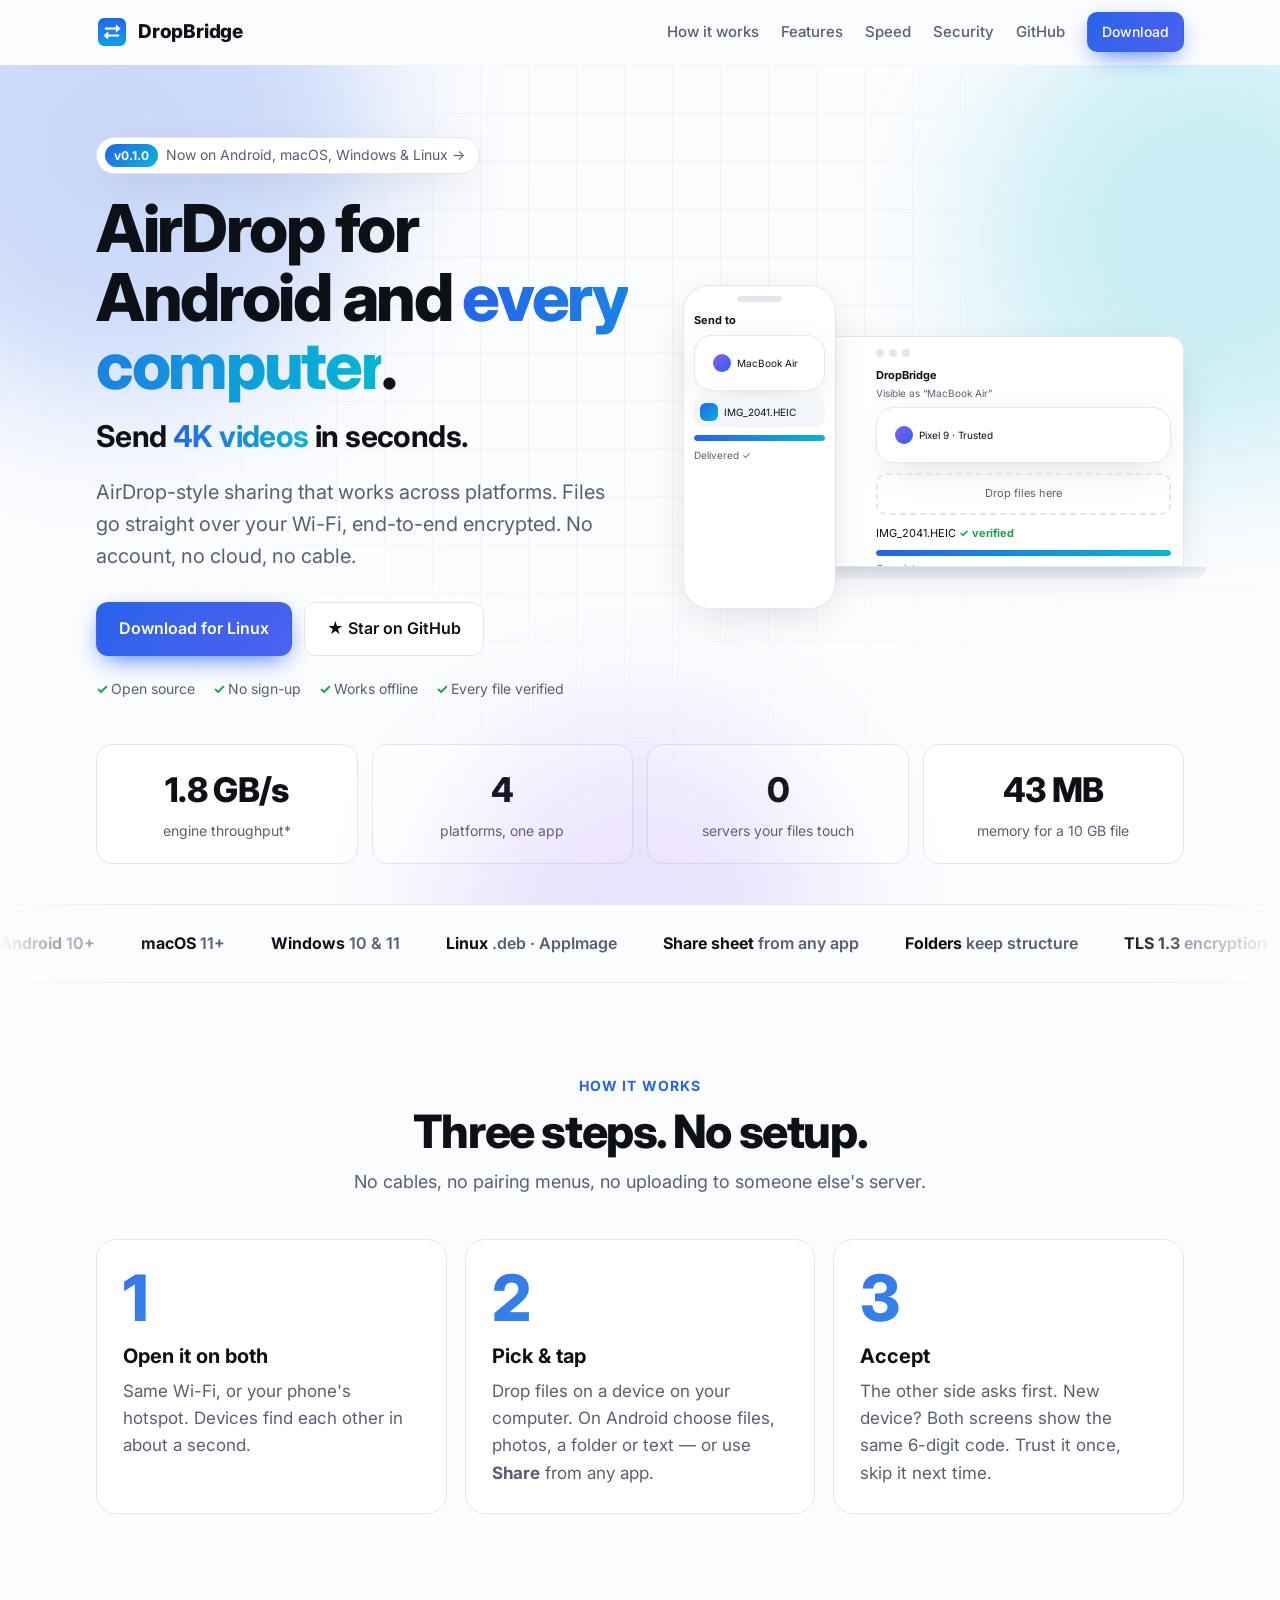
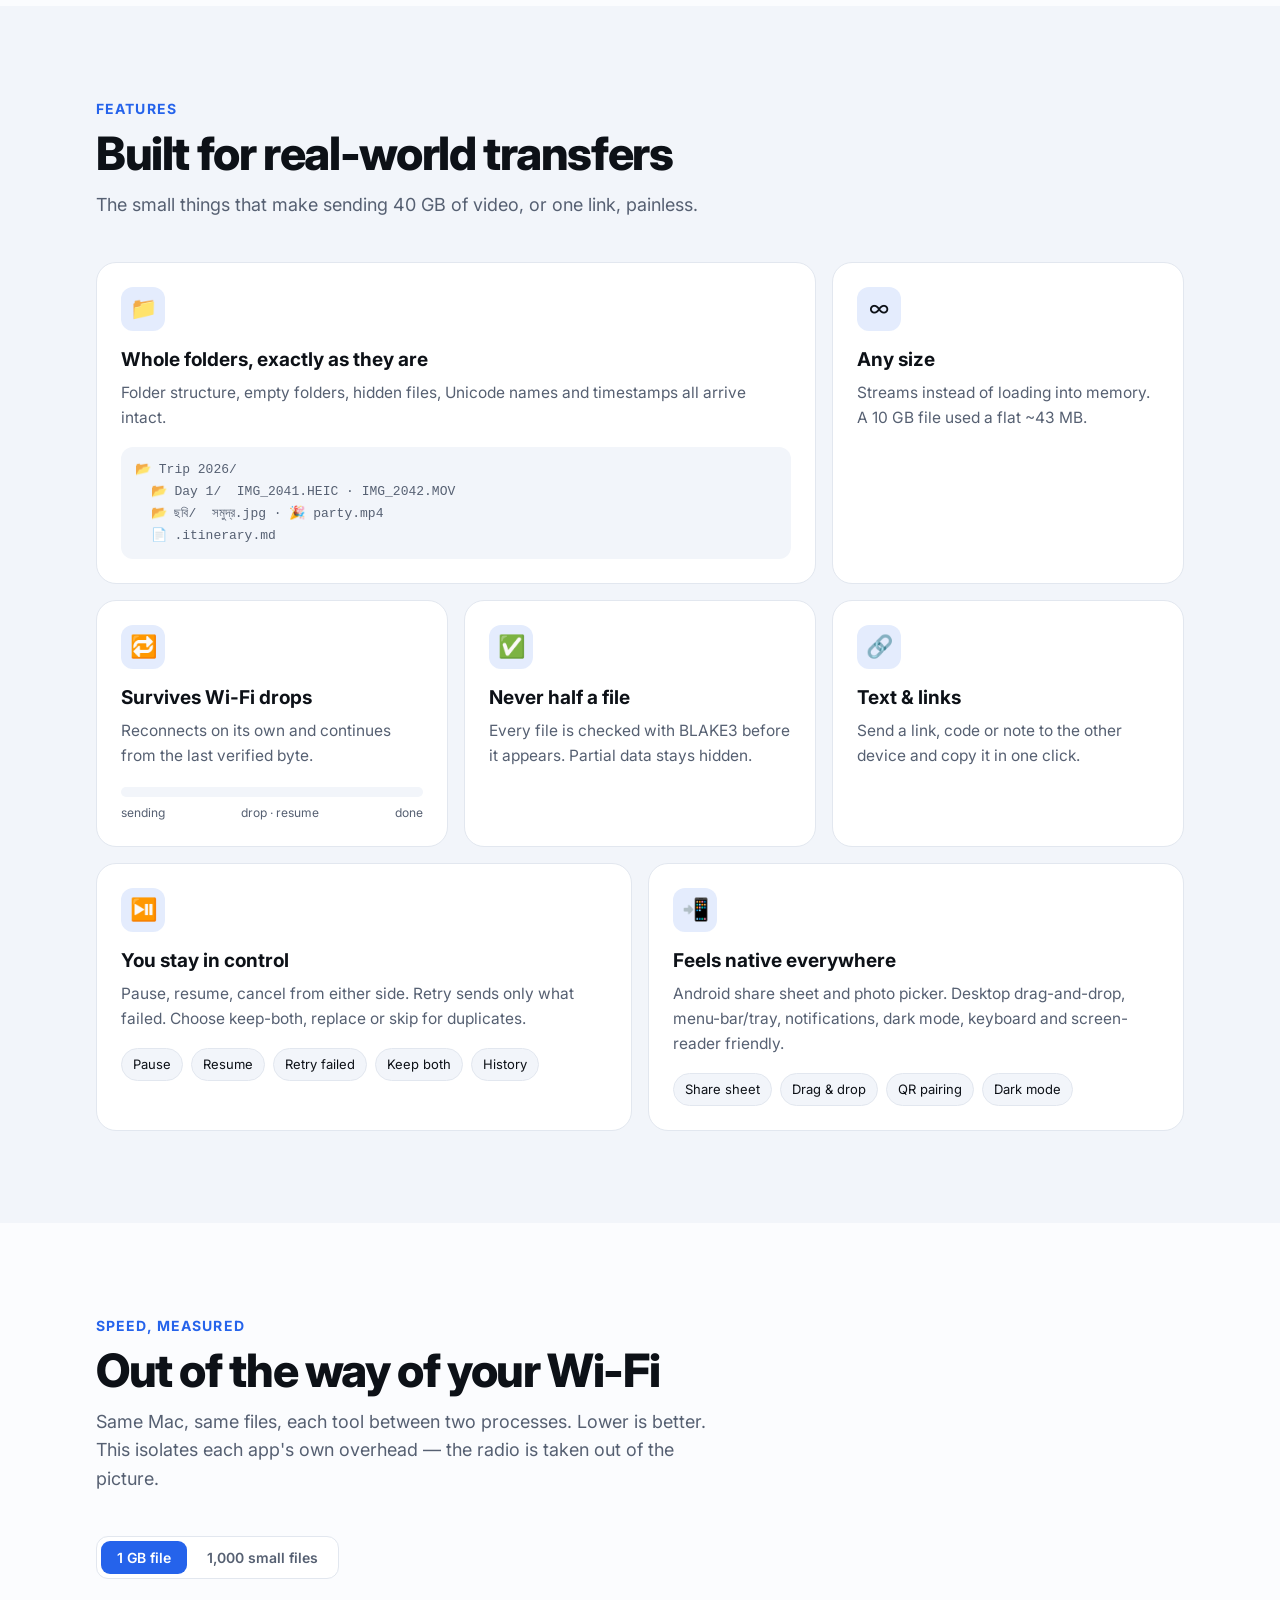
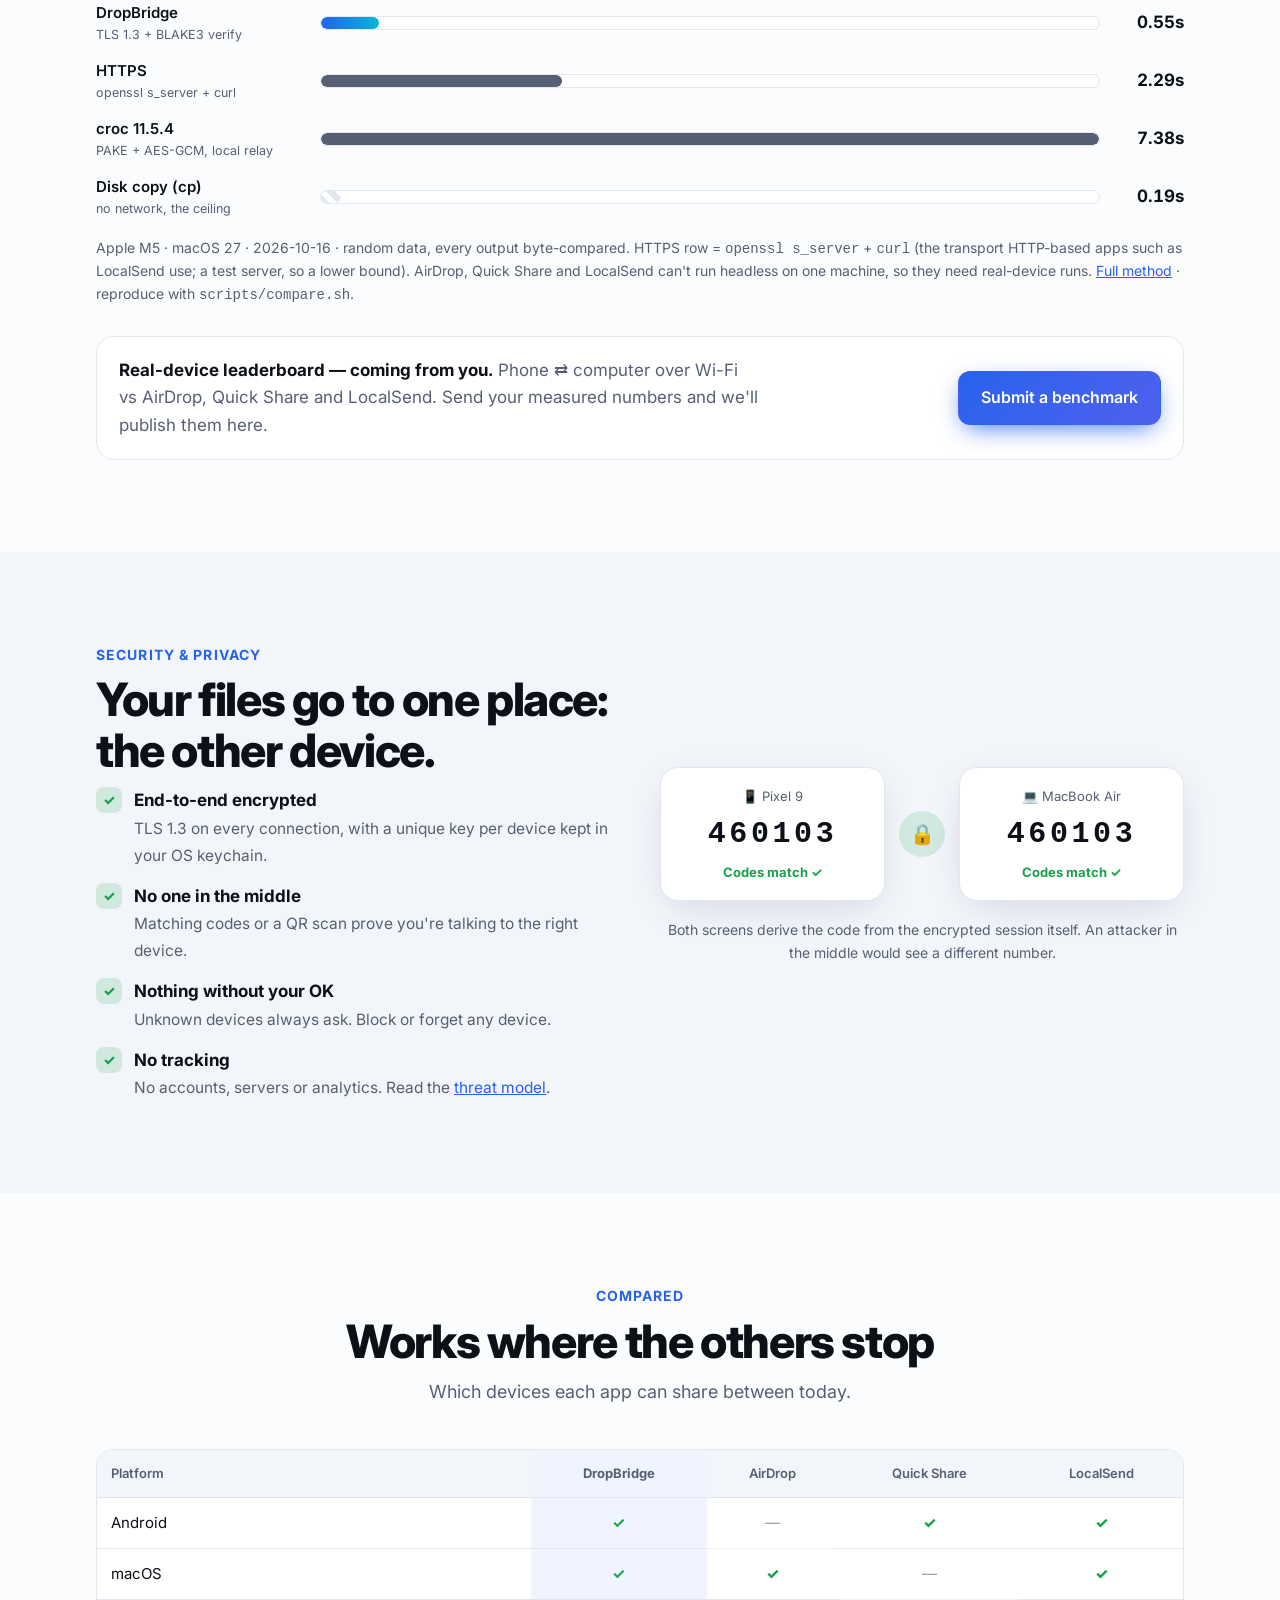
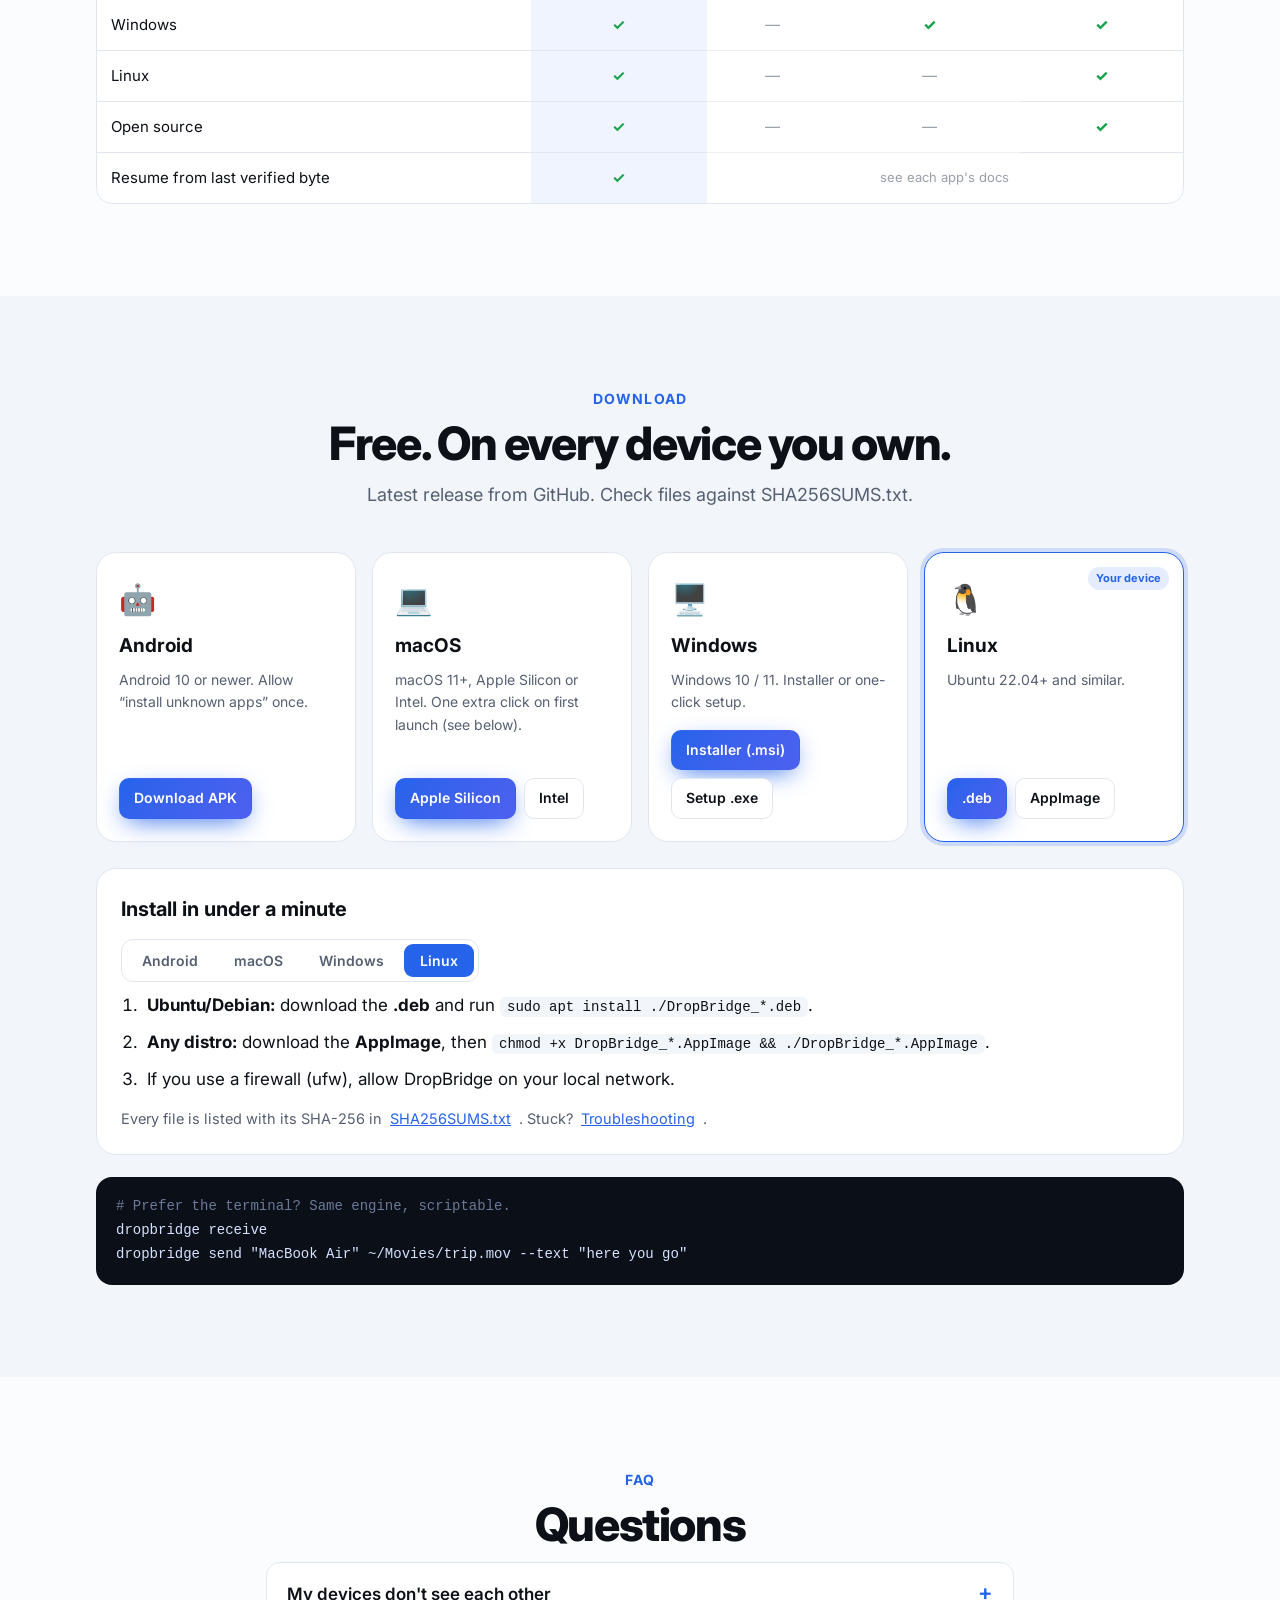
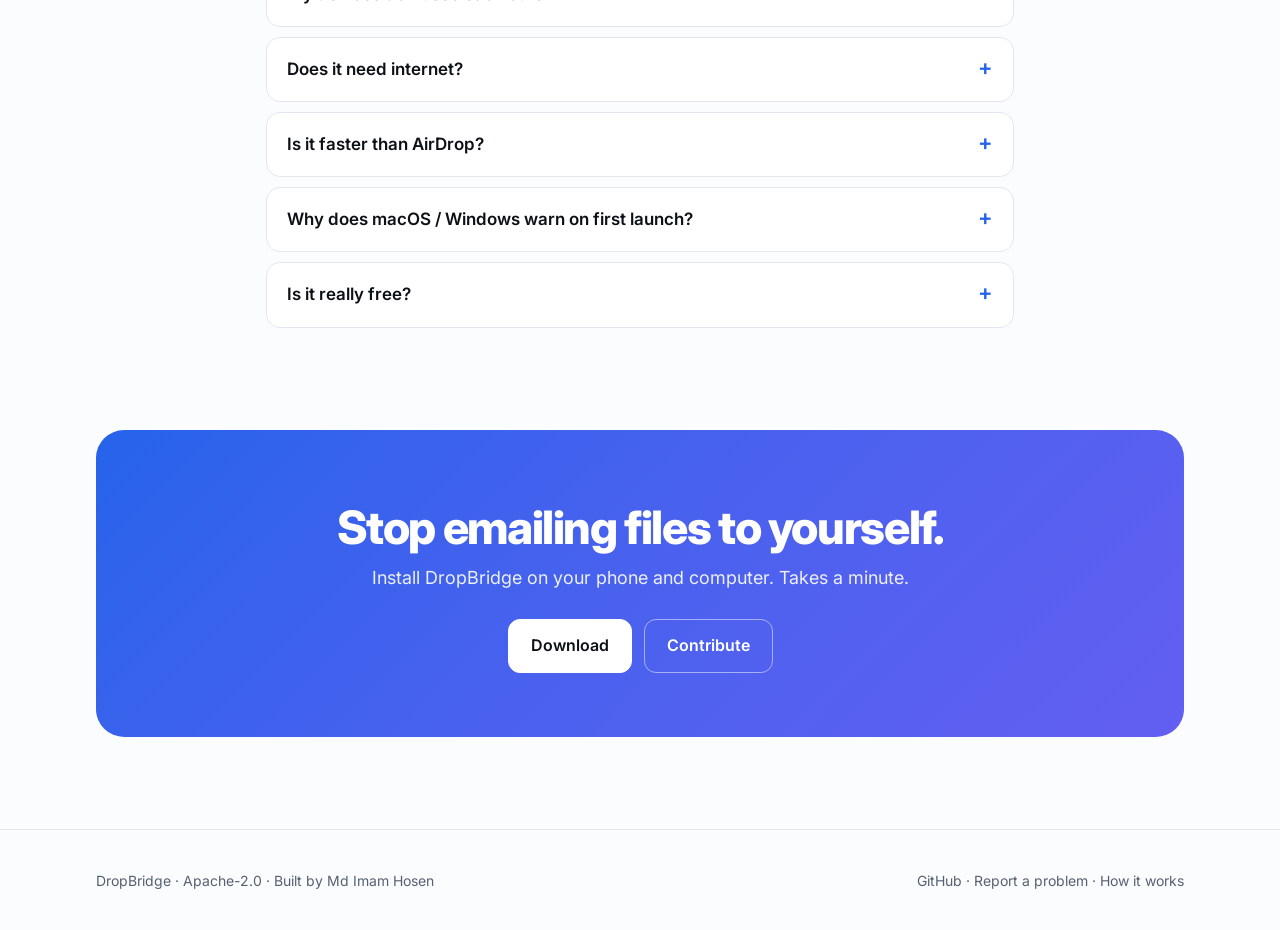
<file: site/index.html>
<!doctype html>
<html lang="en">
<head>
<meta charset="utf-8" />
<meta name="viewport" content="width=device-width, initial-scale=1" />
<title>DropBridge — AirDrop for Android and every computer</title>
<meta name="description" content="Send photos, videos, folders, huge files and text between Android, macOS, Windows and Linux. Direct over Wi-Fi, end-to-end encrypted, no account, no cloud. Free and open source." />
<meta property="og:title" content="DropBridge — AirDrop for Android and every computer" />
<meta property="og:description" content="Direct, encrypted file sharing between your phone and your computer. No account, no cloud." />
<meta property="og:image" content="icon.png" />
<meta name="theme-color" content="#2563eb" />
<link rel="icon" href="icon.png" />
<link rel="preconnect" href="https://fonts.googleapis.com" />
<link rel="preconnect" href="https://fonts.gstatic.com" crossorigin />
<link href="https://fonts.googleapis.com/css2?family=Inter:wght@400;500;600;700;800&display=swap" rel="stylesheet" />
<style>
:root {
  --bg: #fbfcfe; --bg2: #f2f5fa; --card: #ffffff; --text: #0d1117; --muted: #566072; --line: #e2e7ef;
  --accent: #2563eb; --accent2: #06b6d4; --accent3: #8b5cf6; --ink: #ffffff; --ok: #16a34a; --warn: #d97706;
  --glow: rgba(37, 99, 235, .18); --shadow: 0 10px 40px -12px rgba(16, 24, 40, .18);
}
@media (prefers-color-scheme: dark) {
  :root:not([data-theme="light"]) {
    --bg: #080a0f; --bg2: #0e121a; --card: #121722; --text: #eef1f6; --muted: #9aa4b5; --line: #222a37;
    --accent: #5b8cff; --accent2: #22d3ee; --accent3: #a78bfa; --ink: #070a10; --ok: #4ade80; --warn: #fbbf24;
    --glow: rgba(91, 140, 255, .22); --shadow: 0 10px 40px -12px rgba(0, 0, 0, .6);
  }
}
* { box-sizing: border-box; }
html { scroll-behavior: smooth; }
body { margin: 0; background: var(--bg); color: var(--text); font: 17px/1.6 Inter, -apple-system, BlinkMacSystemFont, "Segoe UI", Roboto, sans-serif; overflow-x: hidden; -webkit-font-smoothing: antialiased; }
a { color: var(--accent); }
img { max-width: 100%; }
.wrap { max-width: 1120px; margin: 0 auto; padding: 0 16px; }
.sr-only { position: absolute; width: 1px; height: 1px; overflow: hidden; clip: rect(0 0 0 0); }
:focus-visible { outline: 3px solid var(--accent2); outline-offset: 3px; border-radius: 6px; }

/* nav */
.nav { position: sticky; top: 0; z-index: 50; backdrop-filter: saturate(1.6) blur(14px); -webkit-backdrop-filter: saturate(1.6) blur(14px); background: color-mix(in srgb, var(--bg) 72%, transparent); border-bottom: 1px solid transparent; transition: border-color .3s; }
.nav.scrolled { border-bottom-color: var(--line); }
.nav .wrap { display: flex; justify-content: space-between; align-items: center; height: 64px; }
.brand { display: flex; align-items: center; gap: 10px; font-weight: 800; font-size: 19px; color: var(--text); text-decoration: none; letter-spacing: -.01em; }
.links { display: flex; gap: 22px; align-items: center; font-size: 15px; }
.links a { color: var(--muted); text-decoration: none; font-weight: 500; }
.links a:hover { color: var(--text); }
.progress { position: absolute; left: 0; bottom: -1px; height: 2px; width: 0; background: linear-gradient(90deg, var(--accent), var(--accent2)); }
@media (max-width: 720px) { .links a.opt { display: none; } }

/* buttons */
.btn { display: inline-flex; align-items: center; justify-content: center; gap: 8px; padding: 13px 22px; border-radius: 12px; font-weight: 600; font-size: 16px; text-decoration: none; border: 1px solid var(--line); color: var(--text); background: var(--card); transition: transform .15s, box-shadow .2s, border-color .2s; cursor: pointer; font-family: inherit; }
.btn:hover { transform: translateY(-2px); box-shadow: var(--shadow); border-color: color-mix(in srgb, var(--accent) 40%, var(--line)); }
.btn.primary { background: linear-gradient(135deg, var(--accent), color-mix(in srgb, var(--accent) 60%, var(--accent3))); color: #fff; border-color: transparent; box-shadow: 0 8px 26px -8px var(--accent); }
.btn.sm { padding: 8px 14px; font-size: 14px; border-radius: 10px; }

/* hero */
.hero { position: relative; padding: 72px 0 40px; overflow: hidden; }
.blob { position: absolute; border-radius: 50%; filter: blur(70px); opacity: .55; pointer-events: none; animation: float 18s ease-in-out infinite; }
.b1 { width: 520px; height: 520px; background: var(--accent); top: -180px; left: -140px; opacity: .22; }
.b2 { width: 460px; height: 460px; background: var(--accent2); top: -60px; right: -160px; opacity: .2; animation-delay: -6s; }
.b3 { width: 380px; height: 380px; background: var(--accent3); bottom: -200px; left: 35%; opacity: .16; animation-delay: -12s; }
@keyframes float { 0%,100% { transform: translate(0,0) scale(1); } 33% { transform: translate(40px,30px) scale(1.08); } 66% { transform: translate(-30px,20px) scale(.95); } }
.grid-bg { position: absolute; inset: 0; background-image: linear-gradient(var(--line) 1px, transparent 1px), linear-gradient(90deg, var(--line) 1px, transparent 1px); background-size: 48px 48px; mask-image: radial-gradient(ellipse at 50% 30%, #000 20%, transparent 70%); -webkit-mask-image: radial-gradient(ellipse at 50% 30%, #000 20%, transparent 70%); opacity: .5; pointer-events: none; }
.hero-in { position: relative; display: grid; grid-template-columns: 1.05fr 1fr; gap: 40px; align-items: center; }
@media (max-width: 900px) { .hero-in { grid-template-columns: 1fr; text-align: center; } }
.pill { display: inline-flex; align-items: center; gap: 8px; padding: 6px 14px 6px 8px; border-radius: 999px; background: var(--card); border: 1px solid var(--line); font-size: 14px; color: var(--muted); text-decoration: none; box-shadow: var(--shadow); }
.pill b { background: linear-gradient(135deg, var(--accent), var(--accent2)); color: #fff; border-radius: 999px; padding: 2px 9px; font-size: 12px; }
h1 { font-size: clamp(38px, 6.2vw, 66px); line-height: 1.04; margin: 20px 0 18px; letter-spacing: -.035em; font-weight: 800; }
.grad { background: linear-gradient(100deg, var(--accent) 0%, var(--accent2) 50%, var(--accent3) 100%); background-size: 200% auto; -webkit-background-clip: text; background-clip: text; color: transparent; animation: shine 6s linear infinite; }
@keyframes shine { to { background-position: 200% center; } }
.rotator { display: inline-block; min-width: 1ch; }
.rot-line { font-size: clamp(22px, 3vw, 30px); font-weight: 700; letter-spacing: -.02em; margin: -6px 0 16px; min-height: 1.4em; white-space: nowrap; }
.rotator span { display: inline-block; animation: wordin .5s cubic-bezier(.2,.8,.2,1); }
@keyframes wordin { from { opacity: 0; transform: translateY(14px); filter: blur(6px); } }
.hero p.lead { color: var(--muted); font-size: clamp(17px, 2.2vw, 20px); max-width: 560px; margin: 0 0 30px; }
@media (max-width: 900px) { .hero p.lead { margin-left: auto; margin-right: auto; } }
.cta { display: flex; gap: 12px; flex-wrap: wrap; }
@media (max-width: 900px) { .cta { justify-content: center; } }
.trust { display: flex; gap: 18px; flex-wrap: wrap; margin-top: 22px; color: var(--muted); font-size: 14px; }
.trust span::before { content: "✓ "; color: var(--ok); font-weight: 700; }
@media (max-width: 900px) { .trust { justify-content: center; } }

/* hero visual */
.stage { position: relative; height: 380px; }
.laptop { position: absolute; right: 0; bottom: 30px; width: 72%; }
.screen { background: var(--card); border: 1px solid var(--line); border-radius: 14px 14px 4px 4px; aspect-ratio: 16/10; box-shadow: var(--shadow); padding: 12px 12px 12px 16%; overflow: hidden; position: relative; }
.base { height: 12px; background: linear-gradient(var(--line), var(--bg2)); border-radius: 0 0 14px 14px; margin: 0 -6%; }
.phone { position: absolute; left: 2%; bottom: 0; width: 30%; aspect-ratio: 9/19; background: var(--card); border: 1px solid var(--line); border-radius: 26px; box-shadow: var(--shadow); padding: 10px; z-index: 2; animation: bob 6s ease-in-out infinite; }
@keyframes bob { 50% { transform: translateY(-10px); } }
.notch { width: 34%; height: 6px; background: var(--line); border-radius: 9px; margin: 0 auto 10px; }
.mini { font-size: 10px; color: var(--muted); }
.mini b { color: var(--text); font-size: 11px; display: block; }
.tile { display: flex; align-items: center; gap: 6px; background: var(--bg2); border-radius: 10px; padding: 6px; margin-top: 6px; font-size: 10px; }
.tile i { width: 18px; height: 18px; border-radius: 6px; background: linear-gradient(135deg, var(--accent), var(--accent2)); flex: none; }
.tile.dev i { border-radius: 50%; background: linear-gradient(135deg, var(--accent3), var(--accent)); }
.bar { height: 6px; border-radius: 9px; background: var(--bg2); overflow: hidden; margin-top: 8px; }
.bar > div { height: 100%; width: 0; background: linear-gradient(90deg, var(--accent), var(--accent2)); border-radius: 9px; }
.win-top { display: flex; gap: 5px; margin-bottom: 10px; }
.win-top i { width: 8px; height: 8px; border-radius: 50%; background: var(--line); }
.drop { border: 2px dashed var(--line); border-radius: 10px; padding: 10px; text-align: center; font-size: 11px; color: var(--muted); }
.recv { margin-top: 10px; font-size: 11px; }
.ok-badge { color: var(--ok); font-weight: 700; opacity: 0; transition: opacity .3s; }
.flyer { position: absolute; z-index: 3; width: 34px; height: 40px; border-radius: 7px; background: var(--card); border: 1px solid var(--line); box-shadow: var(--shadow); display: grid; place-items: center; font-size: 16px; opacity: 0; offset-path: path("M 70 250 C 160 60, 300 40, 400 150"); offset-rotate: 0deg; }
.flyer.go { animation: fly 1.6s cubic-bezier(.45,.05,.3,1) forwards; }
@keyframes fly { 0% { offset-distance: 0%; opacity: 0; transform: scale(.6); } 15% { opacity: 1; transform: scale(1); } 85% { opacity: 1; } 100% { offset-distance: 100%; opacity: 0; transform: scale(.7); } }
.beam { position: absolute; left: 18%; top: 20%; width: 64%; height: 60%; pointer-events: none; }
.beam path { stroke: url(#bg); stroke-width: 2; fill: none; stroke-dasharray: 6 8; animation: dash 1.2s linear infinite; opacity: .6; }
@keyframes dash { to { stroke-dashoffset: -28; } }
@media (max-width: 900px) { .stage { height: 330px; max-width: 520px; margin: 0 auto; } .beam, .flyer { display: none; } }

@media (max-width: 600px) { .stage { display: none; } }
/* stats */
.stats { display: grid; grid-template-columns: repeat(4, 1fr); gap: 14px; margin-top: 44px; }
@media (max-width: 720px) { .stats { grid-template-columns: repeat(2, 1fr); } }
.stat { background: var(--card); border: 1px solid var(--line); border-radius: 16px; padding: 18px; text-align: center; }
.stat b { display: block; font-size: clamp(26px, 4vw, 34px); font-weight: 800; letter-spacing: -.02em; }
.stat > span { color: var(--muted); font-size: 14px; }

/* marquee */
.marquee { overflow: hidden; padding: 26px 0; border-block: 1px solid var(--line); mask-image: linear-gradient(90deg, transparent, #000 12%, #000 88%, transparent); -webkit-mask-image: linear-gradient(90deg, transparent, #000 12%, #000 88%, transparent); }
.track { display: flex; gap: 46px; width: max-content; animation: scroll 32s linear infinite; }
.track span { color: var(--muted); font-weight: 600; white-space: nowrap; font-size: 16px; }
.track span b { color: var(--text); }
@keyframes scroll { to { transform: translateX(-50%); } }

/* sections */
section { padding: 92px 0; position: relative; }
section.alt { background: var(--bg2); }
.kicker { color: var(--accent); font-weight: 700; font-size: 14px; letter-spacing: .08em; text-transform: uppercase; }
h2 { font-size: clamp(30px, 4.6vw, 46px); margin: 8px 0 12px; letter-spacing: -.03em; line-height: 1.1; font-weight: 800; }
.sub { color: var(--muted); font-size: 18px; max-width: 640px; margin: 0 0 42px; }
.center { text-align: center; }
.center .sub { margin-left: auto; margin-right: auto; }

/* steps */
.steps { display: grid; grid-template-columns: repeat(3, 1fr); gap: 18px; position: relative; }
@media (max-width: 820px) { .steps { grid-template-columns: 1fr; } }
.step { background: var(--card); border: 1px solid var(--line); border-radius: 20px; padding: 26px; position: relative; overflow: hidden; }
.step .n { font-size: 64px; font-weight: 800; line-height: 1; background: linear-gradient(135deg, var(--accent), var(--accent2)); -webkit-background-clip: text; background-clip: text; color: transparent; opacity: .9; }
.step h3 { margin: 10px 0 6px; font-size: 20px; }
.step p { margin: 0; color: var(--muted); }

/* bento */
.bento { display: grid; grid-template-columns: repeat(6, 1fr); gap: 16px; }
.cell { grid-column: span 2; background: var(--card); border: 1px solid var(--line); border-radius: 20px; padding: 24px; position: relative; overflow: hidden; transition: transform .25s, box-shadow .25s; }
.cell.w3 { grid-column: span 3; }
.cell.w4 { grid-column: span 4; }
@media (max-width: 900px) { .cell, .cell.w3, .cell.w4 { grid-column: span 6; } }
.cell::before { content: ""; position: absolute; inset: 0; background: radial-gradient(400px circle at var(--mx, 50%) var(--my, 0%), var(--glow), transparent 45%); opacity: 0; transition: opacity .3s; pointer-events: none; }
.cell:hover::before { opacity: 1; }
.cell:hover { transform: translateY(-3px); box-shadow: var(--shadow); }
.cell .ic { width: 44px; height: 44px; border-radius: 12px; display: grid; place-items: center; font-size: 22px; background: color-mix(in srgb, var(--accent) 12%, transparent); margin-bottom: 14px; }
.cell h3 { margin: 0 0 6px; font-size: 19px; }
.cell p { margin: 0; color: var(--muted); font-size: 15.5px; }
.fold { margin-top: 16px; font: 13px/1.7 ui-monospace, Menlo, monospace; color: var(--muted); background: var(--bg2); border-radius: 12px; padding: 12px 14px; }
.fold div { white-space: nowrap; overflow: hidden; text-overflow: ellipsis; }
.chips { display: flex; gap: 8px; flex-wrap: wrap; margin-top: 16px; }
.chip { font-size: 13px; padding: 5px 11px; border-radius: 999px; border: 1px solid var(--line); background: var(--bg2); }
.resume-bar { margin-top: 18px; height: 10px; border-radius: 9px; background: var(--bg2); position: relative; overflow: hidden; }
.resume-bar div { position: absolute; inset: 0 auto 0 0; background: linear-gradient(90deg, var(--accent), var(--accent2)); border-radius: 9px; animation: resume 5s ease-in-out infinite; }
@keyframes resume { 0% { width: 0; } 40% { width: 48%; } 50% { width: 48%; background: var(--warn); } 60% { width: 48%; } 100% { width: 100%; } }
.resume-lbl { display: flex; justify-content: space-between; font-size: 12px; color: var(--muted); margin-top: 6px; }

/* security demo */
.sec { display: grid; grid-template-columns: 1fr 1fr; gap: 40px; align-items: center; }
@media (max-width: 900px) { .sec { grid-template-columns: 1fr; } }
.pair { display: grid; grid-template-columns: 1fr auto 1fr; gap: 14px; align-items: center; }
.dev { background: var(--card); border: 1px solid var(--line); border-radius: 18px; padding: 18px; text-align: center; box-shadow: var(--shadow); }
.dev .t { font-size: 13px; color: var(--muted); }
.code { font: 800 clamp(22px, 3.4vw, 30px)/1.3 ui-monospace, Menlo, monospace; letter-spacing: .12em; margin: 8px 0; }
.code span { display: inline-block; }
.match { font-size: 13px; font-weight: 700; color: var(--ok); opacity: 0; transition: opacity .4s; }
.link { width: 46px; height: 46px; border-radius: 50%; display: grid; place-items: center; background: color-mix(in srgb, var(--ok) 15%, transparent); font-size: 20px; }
.list { list-style: none; padding: 0; margin: 0; display: grid; gap: 14px; }
.list li { display: flex; gap: 12px; align-items: flex-start; }
.list li b { display: block; }
.list li span { color: var(--muted); font-size: 15.5px; }
.tick { flex: none; width: 26px; height: 26px; border-radius: 8px; display: grid; place-items: center; background: color-mix(in srgb, var(--ok) 15%, transparent); color: var(--ok); font-weight: 800; font-size: 14px; }

/* benchmark */
.tabs { display: inline-flex; gap: 4px; background: var(--card); border: 1px solid var(--line); border-radius: 12px; padding: 4px; margin-bottom: 22px; }
.tabs button { border: 0; background: none; padding: 8px 16px; border-radius: 9px; font: 600 14px Inter, sans-serif; color: var(--muted); cursor: pointer; }
.tabs button[aria-selected="true"] { background: var(--accent); color: #fff; }
.chart { display: grid; gap: 14px; }
.row { display: grid; grid-template-columns: 210px 1fr 70px; gap: 14px; align-items: center; }
@media (max-width: 640px) { .row { grid-template-columns: 1fr 60px; } .row .nm { grid-column: 1 / -1; } }
.row .nm { font-weight: 600; font-size: 15px; }
.row .nm small { display: block; color: var(--muted); font-weight: 400; font-size: 12.5px; }
.track2 { height: 14px; background: var(--card); border: 1px solid var(--line); border-radius: 9px; overflow: hidden; }
.fill { height: 100%; width: 0; border-radius: 9px; background: var(--muted); transition: width 1.1s cubic-bezier(.2,.8,.2,1); }
.row.me .fill { background: linear-gradient(90deg, var(--accent), var(--accent2)); }
.row.ref .fill { background: repeating-linear-gradient(45deg, var(--line), var(--line) 6px, transparent 6px, transparent 12px); }
.row .val { font-variant-numeric: tabular-nums; font-weight: 700; text-align: right; }
.note { font-size: 14px; color: var(--muted); margin-top: 18px; }
.submit { margin-top: 30px; display: flex; gap: 18px; align-items: center; justify-content: space-between; flex-wrap: wrap; background: var(--card); border: 1px solid var(--line); border-radius: 18px; padding: 20px 22px; }
.submit p { margin: 0; color: var(--muted); max-width: 640px; }
.submit b { color: var(--text); }

/* compare table */
.tbl { width: 100%; border-collapse: separate; border-spacing: 0; font-size: 15px; background: var(--card); border: 1px solid var(--line); border-radius: 16px; overflow: hidden; }
.tbl th, .tbl td { padding: 13px 14px; border-bottom: 1px solid var(--line); text-align: center; }
.tbl th:first-child, .tbl td:first-child { text-align: left; }
.tbl tr:last-child td { border-bottom: 0; }
.tbl th { font-size: 13px; color: var(--muted); font-weight: 600; background: var(--bg2); }
.tbl .us { background: color-mix(in srgb, var(--accent) 7%, transparent); font-weight: 700; }
.y { color: var(--ok); font-weight: 800; }
.x { color: var(--muted); opacity: .6; }
.scroll { overflow-x: auto; }

/* downloads */
.dls { display: grid; grid-template-columns: repeat(4, 1fr); gap: 16px; }
@media (max-width: 960px) { .dls { grid-template-columns: repeat(2, 1fr); } }
@media (max-width: 520px) { .dls { grid-template-columns: 1fr; } }
.dl { background: var(--card); border: 1px solid var(--line); border-radius: 20px; padding: 22px; display: flex; flex-direction: column; gap: 8px; transition: transform .2s, box-shadow .2s; position: relative; }
.dl:hover { transform: translateY(-3px); box-shadow: var(--shadow); }
.dl .os { font-size: 30px; }
.dl h3 { margin: 0; font-size: 19px; }
.dl .req { color: var(--muted); font-size: 14px; flex: 1; }
.dl .files { display: flex; gap: 8px; flex-wrap: wrap; margin-top: 8px; }
.dl.mine { border-color: var(--accent); box-shadow: 0 0 0 4px var(--glow); }
.dl.mine::after { content: "Your device"; position: absolute; top: 14px; right: 14px; font-size: 11px; font-weight: 700; color: var(--accent); background: color-mix(in srgb, var(--accent) 12%, transparent); padding: 3px 8px; border-radius: 999px; }
.cli { margin-top: 22px; background: #0b0f17; color: #d6e2ff; border-radius: 16px; padding: 18px 20px; font: 14px/1.7 ui-monospace, Menlo, monospace; overflow-x: auto; }
.cli .c { color: #6b7a99; }

[hidden] { display: none !important; }
.dl-note { margin: 14px 0 0; font-size: 14.5px; color: var(--muted); max-width: 520px; background: var(--card); border: 1px solid var(--line); border-radius: 12px; padding: 10px 14px; }
@media (max-width: 900px) { .dl-note { margin-left: auto; margin-right: auto; } }
/* install */
.install { margin-top: 26px; background: var(--card); border: 1px solid var(--line); border-radius: 20px; padding: 24px; }
.install h3 { margin: 0 0 14px; font-size: 20px; }
.install .tabs { margin-bottom: 10px; flex-wrap: wrap; }
.install ol { margin: 0; padding-left: 22px; display: grid; gap: 10px; }
.install li { padding-left: 4px; }
.install code, .tip code { background: var(--bg2); padding: 2px 7px; border-radius: 6px; font-size: 14px; word-break: break-all; }
.tip { color: var(--muted); font-size: 14.5px; margin: 14px 0 0; display: flex; gap: 8px; align-items: center; flex-wrap: wrap; }

/* faq */
.faq { max-width: 780px; margin: 0 auto; }
details { background: var(--card); border: 1px solid var(--line); border-radius: 14px; margin-bottom: 10px; overflow: hidden; }
summary { cursor: pointer; font-weight: 600; padding: 18px 20px; list-style: none; display: flex; justify-content: space-between; gap: 12px; }
summary::-webkit-details-marker { display: none; }
summary::after { content: "+"; font-size: 22px; line-height: 1; color: var(--accent); transition: transform .25s; }
details[open] summary::after { transform: rotate(45deg); }
details p { margin: 0; padding: 0 20px 18px; color: var(--muted); }

/* final cta */
.final { text-align: center; border-radius: 28px; padding: 64px 22px; background: linear-gradient(135deg, var(--accent), color-mix(in srgb, var(--accent) 40%, var(--accent3))); color: #fff; position: relative; overflow: hidden; }
.final h2 { color: #fff; }
.final p { opacity: .9; margin: 0 0 26px; font-size: 18px; }
.final .btn { background: #fff; color: #0d1117; border-color: #fff; }
.final .btn.ghost { background: transparent; color: #fff; border-color: rgba(255,255,255,.5); }

footer { padding: 40px 0; color: var(--muted); font-size: 14px; border-top: 1px solid var(--line); }
footer .wrap { display: flex; justify-content: space-between; gap: 14px; flex-wrap: wrap; align-items: center; }
footer a { color: var(--muted); text-decoration: none; }
footer a:hover { color: var(--text); }

/* reveal */
.reveal { opacity: 0; transform: translateY(26px); transition: opacity .7s cubic-bezier(.2,.8,.2,1), transform .7s cubic-bezier(.2,.8,.2,1); transition-delay: var(--d, 0s); }
.reveal.in { opacity: 1; transform: none; }
@media (prefers-reduced-motion: reduce) {
  *, *::before, *::after { animation: none !important; transition: none !important; }
  .reveal { opacity: 1; transform: none; }
  .flyer { display: none; }
}
</style>
</head>
<body>
<a class="sr-only" href="#main">Skip to content</a>
<header class="nav" id="nav">
  <div class="wrap">
    <a class="brand" href="#"><img src="icon.png" alt="" width="32" height="32" />DropBridge</a>
    <nav class="links" aria-label="Main">
      <a href="#how" class="opt">How it works</a>
      <a href="#features" class="opt">Features</a>
      <a href="#speed" class="opt">Speed</a>
      <a href="#security" class="opt">Security</a>
      <a href="https://github.com/mdimamhosen/DropBridge" class="opt">GitHub</a>
      <a href="#download" class="btn primary sm">Download</a>
    </nav>
  </div>
  <div class="progress" id="progress"></div>
</header>

<main id="main">
  <div class="hero">
    <div class="blob b1"></div><div class="blob b2"></div><div class="blob b3"></div><div class="grid-bg"></div>
    <div class="wrap hero-in">
      <div>
        <a class="pill reveal" href="https://github.com/mdimamhosen/DropBridge/releases/latest"><b id="rel-tag">v0.1.0</b> Now on Android, macOS, Windows &amp; Linux →</a>
        <h1 class="reveal" style="--d:.08s">AirDrop for Android and <span class="grad">every computer</span>.</h1>
        <p class="rot-line reveal" style="--d:.12s">Send <span class="rotator" id="rot" aria-live="polite"><span class="grad">photos</span></span> in seconds.</p>
        <p class="lead reveal" style="--d:.16s">AirDrop-style sharing that works across platforms. Files go straight over your Wi-Fi, end-to-end encrypted. No account, no cloud, no cable.</p>
        <div class="cta reveal" style="--d:.24s">
          <a class="btn primary" id="hero-dl" href="#download">Download free</a>
          <a class="btn" href="https://github.com/mdimamhosen/DropBridge">★ Star on GitHub</a>
        </div>
        <p class="dl-note" id="dl-note" hidden></p>
        <div class="trust reveal" style="--d:.32s"><span>Open source</span><span>No sign-up</span><span>Works offline</span><span>Every file verified</span></div>
      </div>
      <div class="stage reveal" style="--d:.2s" aria-hidden="true">
        <svg class="beam" viewBox="0 0 400 220" preserveAspectRatio="none"><defs><linearGradient id="bg" x1="0" x2="1"><stop offset="0" stop-color="#2563eb" /><stop offset="1" stop-color="#06b6d4" /></linearGradient></defs><path d="M 10 200 C 100 10, 250 0, 390 110" /></svg>
        <div class="laptop">
          <div class="screen">
            <div class="win-top"><i></i><i></i><i></i></div>
            <div class="mini"><b>DropBridge</b>Visible as “MacBook Air”</div>
            <div class="tile dev"><i></i>Pixel 9 · Trusted</div>
            <div class="drop" style="margin-top:10px">Drop files here</div>
            <div class="recv"><span id="recv-name">IMG_2041.HEIC</span> <span class="ok-badge" id="okb">✓ verified</span><div class="bar"><div id="bar2"></div></div><div class="mini" id="speed2" style="margin-top:4px">Waiting…</div></div>
          </div>
          <div class="base"></div>
        </div>
        <div class="phone">
          <div class="notch"></div>
          <div class="mini"><b>Send to</b></div>
          <div class="tile dev"><i></i>MacBook Air</div>
          <div class="tile"><i></i><span id="ph-file">IMG_2041.HEIC</span></div>
          <div class="bar"><div id="bar1"></div></div>
          <div class="mini" style="margin-top:6px" id="ph-st">Tap to send</div>
        </div>
        <div class="flyer" id="flyer">🖼️</div>
      </div>
    </div>
    <div class="wrap">
      <div class="stats">
        <div class="stat reveal"><b><span data-count="1.8" data-dec="1">0</span> GB/s</b><span>engine throughput*</span></div>
        <div class="stat reveal" style="--d:.06s"><b><span data-count="4">0</span></b><span>platforms, one app</span></div>
        <div class="stat reveal" style="--d:.12s"><b><span data-count="0">0</span></b><span>servers your files touch</span></div>
        <div class="stat reveal" style="--d:.18s"><b><span data-count="43">0</span> MB</b><span>memory for a 10 GB file</span></div>
      </div>
    </div>
  </div>

  <div class="marquee" aria-label="Works with">
    <div class="track" id="track">
      <span><b>Android</b> 10+</span><span><b>macOS</b> 11+</span><span><b>Windows</b> 10 &amp; 11</span><span><b>Linux</b> .deb · AppImage</span><span><b>Share sheet</b> from any app</span><span><b>Folders</b> keep structure</span><span><b>TLS 1.3</b> encryption</span><span><b>BLAKE3</b> verification</span><span><b>Resume</b> after Wi-Fi drops</span><span><b>Text &amp; links</b> too</span>
    </div>
  </div>

  <section id="how">
    <div class="wrap">
      <div class="center reveal"><div class="kicker">How it works</div><h2>Three steps. No setup.</h2><p class="sub">No cables, no pairing menus, no uploading to someone else's server.</p></div>
      <div class="steps">
        <div class="step reveal"><div class="n">1</div><h3>Open it on both</h3><p>Same Wi-Fi, or your phone's hotspot. Devices find each other in about a second.</p></div>
        <div class="step reveal" style="--d:.1s"><div class="n">2</div><h3>Pick &amp; tap</h3><p>Drop files on a device on your computer. On Android choose files, photos, a folder or text — or use <b>Share</b> from any app.</p></div>
        <div class="step reveal" style="--d:.2s"><div class="n">3</div><h3>Accept</h3><p>The other side asks first. New device? Both screens show the same 6-digit code. Trust it once, skip it next time.</p></div>
      </div>
    </div>
  </section>

  <section id="features" class="alt">
    <div class="wrap">
      <div class="reveal"><div class="kicker">Features</div><h2>Built for real-world transfers</h2><p class="sub">The small things that make sending 40 GB of video, or one link, painless.</p></div>
      <div class="bento">
        <div class="cell w4 reveal"><div class="ic">📁</div><h3>Whole folders, exactly as they are</h3><p>Folder structure, empty folders, hidden files, Unicode names and timestamps all arrive intact.</p>
          <div class="fold"><div>📂 Trip 2026/</div><div>&nbsp;&nbsp;📂 Day 1/ &nbsp;IMG_2041.HEIC · IMG_2042.MOV</div><div>&nbsp;&nbsp;📂 ছবি/ &nbsp;সমুদ্র.jpg · 🎉 party.mp4</div><div>&nbsp;&nbsp;📄 .itinerary.md</div></div></div>
        <div class="cell w2 reveal" style="--d:.06s"><div class="ic">∞</div><h3>Any size</h3><p>Streams instead of loading into memory. A 10 GB file used a flat ~43 MB.</p></div>
        <div class="cell w2 reveal"><div class="ic">🔁</div><h3>Survives Wi-Fi drops</h3><p>Reconnects on its own and continues from the last verified byte.</p><div class="resume-bar"><div></div></div><div class="resume-lbl"><span>sending</span><span>drop · resume</span><span>done</span></div></div>
        <div class="cell w2 reveal" style="--d:.06s"><div class="ic">✅</div><h3>Never half a file</h3><p>Every file is checked with BLAKE3 before it appears. Partial data stays hidden.</p></div>
        <div class="cell w2 reveal" style="--d:.12s"><div class="ic">🔗</div><h3>Text &amp; links</h3><p>Send a link, code or note to the other device and copy it in one click.</p></div>
        <div class="cell w3 reveal"><div class="ic">⏯️</div><h3>You stay in control</h3><p>Pause, resume, cancel from either side. Retry sends only what failed. Choose keep-both, replace or skip for duplicates.</p><div class="chips"><span class="chip">Pause</span><span class="chip">Resume</span><span class="chip">Retry failed</span><span class="chip">Keep both</span><span class="chip">History</span></div></div>
        <div class="cell w3 reveal" style="--d:.06s"><div class="ic">📲</div><h3>Feels native everywhere</h3><p>Android share sheet and photo picker. Desktop drag-and-drop, menu-bar/tray, notifications, dark mode, keyboard and screen-reader friendly.</p><div class="chips"><span class="chip">Share sheet</span><span class="chip">Drag &amp; drop</span><span class="chip">QR pairing</span><span class="chip">Dark mode</span></div></div>
      </div>
    </div>
  </section>

  <section id="speed">
    <div class="wrap">
      <div class="reveal"><div class="kicker">Speed, measured</div><h2>Out of the way of your Wi-Fi</h2><p class="sub">Same Mac, same files, each tool between two processes. Lower is better. This isolates each app's own overhead — the radio is taken out of the picture.</p></div>
      <div class="tabs reveal" role="tablist" aria-label="Benchmark">
        <button role="tab" aria-selected="true" data-set="big">1 GB file</button>
        <button role="tab" aria-selected="false" data-set="small">1,000 small files</button>
      </div>
      <div class="chart reveal" id="chart" role="img" aria-label="Benchmark chart"></div>
      <p class="note reveal">Apple M5 · macOS 27 · 2026-10-16 · random data, every output byte-compared. HTTPS row = <code>openssl s_server</code> + <code>curl</code> (the transport HTTP-based apps such as LocalSend use; a test server, so a lower bound). AirDrop, Quick Share and LocalSend can't run headless on one machine, so they need real-device runs. <a href="https://github.com/mdimamhosen/DropBridge/blob/main/docs/BENCHMARKS.md">Full method</a> · reproduce with <code>scripts/compare.sh</code>.</p>
      <div class="submit reveal">
        <p><b>Real-device leaderboard — coming from you.</b> Phone ⇄ computer over Wi-Fi vs AirDrop, Quick Share and LocalSend. Send your measured numbers and we'll publish them here.</p>
        <a class="btn primary" href="https://github.com/mdimamhosen/DropBridge/issues/new?template=benchmark.yml">Submit a benchmark</a>
      </div>
    </div>
  </section>

  <section id="security" class="alt">
    <div class="wrap sec">
      <div class="reveal">
        <div class="kicker">Security &amp; privacy</div><h2>Your files go to one place: the other device.</h2>
        <ul class="list">
          <li><div class="tick">✓</div><div><b>End-to-end encrypted</b><span>TLS 1.3 on every connection, with a unique key per device kept in your OS keychain.</span></div></li>
          <li><div class="tick">✓</div><div><b>No one in the middle</b><span>Matching codes or a QR scan prove you're talking to the right device.</span></div></li>
          <li><div class="tick">✓</div><div><b>Nothing without your OK</b><span>Unknown devices always ask. Block or forget any device.</span></div></li>
          <li><div class="tick">✓</div><div><b>No tracking</b><span>No accounts, servers or analytics. Read the <a href="https://github.com/mdimamhosen/DropBridge/blob/main/docs/THREAT_MODEL.md">threat model</a>.</span></div></li>
        </ul>
      </div>
      <div class="reveal" style="--d:.1s" aria-hidden="true">
        <div class="pair">
          <div class="dev"><div class="t">📱 Pixel 9</div><div class="code" id="c1">––––––</div><div class="match" id="m1">Codes match ✓</div></div>
          <div class="link">🔒</div>
          <div class="dev"><div class="t">💻 MacBook Air</div><div class="code" id="c2">––––––</div><div class="match" id="m2">Codes match ✓</div></div>
        </div>
        <p class="note center">Both screens derive the code from the encrypted session itself. An attacker in the middle would see a different number.</p>
      </div>
    </div>
  </section>

  <section>
    <div class="wrap">
      <div class="center reveal"><div class="kicker">Compared</div><h2>Works where the others stop</h2><p class="sub">Which devices each app can share between today.</p></div>
      <div class="scroll reveal">
        <table class="tbl">
          <thead><tr><th>Platform</th><th class="us">DropBridge</th><th>AirDrop</th><th>Quick Share</th><th>LocalSend</th></tr></thead>
          <tbody>
            <tr><td>Android</td><td class="us y">✓</td><td class="x">—</td><td class="y">✓</td><td class="y">✓</td></tr>
            <tr><td>macOS</td><td class="us y">✓</td><td class="y">✓</td><td class="x">—</td><td class="y">✓</td></tr>
            <tr><td>Windows</td><td class="us y">✓</td><td class="x">—</td><td class="y">✓</td><td class="y">✓</td></tr>
            <tr><td>Linux</td><td class="us y">✓</td><td class="x">—</td><td class="x">—</td><td class="y">✓</td></tr>
            <tr><td>Open source</td><td class="us y">✓</td><td class="x">—</td><td class="x">—</td><td class="y">✓</td></tr>
            <tr><td>Resume from last verified byte</td><td class="us y">✓</td><td colspan="3" class="x" style="font-size:13px">see each app's docs</td></tr>
          </tbody>
        </table>
      </div>
    </div>
  </section>

  <section id="download" class="alt">
    <div class="wrap">
      <div class="center reveal"><div class="kicker">Download</div><h2>Free. On every device you own.</h2><p class="sub" id="ver">Latest release from GitHub. Check files against SHA256SUMS.txt.</p></div>
      <div class="dls">
        <div class="dl reveal" data-os="android"><div class="os">🤖</div><h3>Android</h3><span class="req">Android 10 or newer. Allow “install unknown apps” once.</span><div class="files"><a class="btn sm primary" href="https://github.com/mdimamhosen/DropBridge/releases/latest/download/DropBridge-Android.apk">Download APK</a></div></div>
        <div class="dl reveal" style="--d:.06s" data-os="mac"><div class="os">💻</div><h3>macOS</h3><span class="req">macOS 11+, Apple Silicon or Intel. One extra click on first launch (see below).</span><div class="files"><a class="btn sm primary" href="https://github.com/mdimamhosen/DropBridge/releases/latest/download/DropBridge-macOS-AppleSilicon.dmg">Apple Silicon</a><a class="btn sm" href="https://github.com/mdimamhosen/DropBridge/releases/latest/download/DropBridge-macOS-Intel.dmg">Intel</a></div></div>
        <div class="dl reveal" style="--d:.12s" data-os="windows"><div class="os">🖥️</div><h3>Windows</h3><span class="req">Windows 10 / 11. Installer or one-click setup.</span><div class="files"><a class="btn sm primary" href="https://github.com/mdimamhosen/DropBridge/releases/latest/download/DropBridge-Windows-x64.msi">Installer (.msi)</a><a class="btn sm" href="https://github.com/mdimamhosen/DropBridge/releases/latest/download/DropBridge-Windows-x64-setup.exe">Setup .exe</a></div></div>
        <div class="dl reveal" style="--d:.18s" data-os="linux"><div class="os">🐧</div><h3>Linux</h3><span class="req">Ubuntu 22.04+ and similar.</span><div class="files"><a class="btn sm primary" href="https://github.com/mdimamhosen/DropBridge/releases/latest/download/DropBridge-Linux-amd64.deb">.deb</a><a class="btn sm" href="https://github.com/mdimamhosen/DropBridge/releases/latest/download/DropBridge-Linux-x86_64.AppImage">AppImage</a></div></div>
      </div>
      <div class="install reveal" id="install">
        <h3>Install in under a minute</h3>
        <div class="tabs" role="tablist" aria-label="Install steps">
          <button role="tab" data-os="android" aria-selected="false">Android</button>
          <button role="tab" data-os="mac" aria-selected="true">macOS</button>
          <button role="tab" data-os="windows" aria-selected="false">Windows</button>
          <button role="tab" data-os="linux" aria-selected="false">Linux</button>
        </div>
        <ol data-os="android" hidden>
          <li>Tap <b>Download APK</b> on your phone. Chrome warns that the file <i>might be harmful</i> — it says this for every app from outside the Play Store. Tap <b>Download anyway</b>, then <b>Open</b>.</li>
          <li>If asked, allow your browser to <b>install unknown apps</b> (one time), then tap <b>Install</b>.</li>
          <li>If <b>Google Play Protect</b> warns about an unrecognised app: tap <b>More details → Install anyway</b> (or <b>Scan app</b>, then install). It shows this for new apps installed outside the Play Store; DropBridge is open source and contains no tracking.</li>
          <li>Open DropBridge, tap <b>Continue</b>, allow notifications. Done.</li>
        </ol>
        <ol data-os="mac">
          <li>Download the <b>.dmg</b> (Apple Silicon for M1–M5 Macs, Intel for older), open it and drag <b>DropBridge</b> into <b>Applications</b>.</li>
          <li>Open DropBridge from Applications. macOS says it can't verify the developer — click <b>Done</b>.</li>
          <li>Open <b>System Settings → Privacy &amp; Security</b>, scroll down and click <b>Open Anyway</b> next to DropBridge, then confirm. (macOS 14 and older: right-click the app → <b>Open</b>.)</li>
          <li>Allow <b>Local Network</b> access when asked so it can find your phone.</li>
        </ol>
        <p class="tip" data-os="mac">Prefer Terminal? This does steps 2–3 in one go:
          <code id="mac-cmd">xattr -dr com.apple.quarantine /Applications/DropBridge.app</code>
          <button class="btn sm" id="copy-cmd" type="button">Copy</button></p>
        <ol data-os="windows" hidden>
          <li>Download the <b>.msi</b> (or <b>Setup .exe</b>) and run it.</li>
          <li>If SmartScreen appears, click <b>More info → Run anyway</b> (the app isn't code-signed yet).</li>
          <li>Open DropBridge and click <b>Allow</b> when Windows Firewall asks, with <b>Private networks</b> ticked.</li>
        </ol>
        <ol data-os="linux" hidden>
          <li><b>Ubuntu/Debian:</b> download the <b>.deb</b> and run <code>sudo apt install ./DropBridge_*.deb</code>.</li>
          <li><b>Any distro:</b> download the <b>AppImage</b>, then <code>chmod +x DropBridge_*.AppImage &amp;&amp; ./DropBridge_*.AppImage</code>.</li>
          <li>If you use a firewall (ufw), allow DropBridge on your local network.</li>
        </ol>
        <p class="tip">Every file is listed with its SHA-256 in <a href="https://github.com/mdimamhosen/DropBridge/releases/latest">SHA256SUMS.txt</a>. Stuck? <a href="https://github.com/mdimamhosen/DropBridge/blob/main/docs/TROUBLESHOOTING.md">Troubleshooting</a>.</p>
      </div>
      <div class="cli reveal"><span class="c"># Prefer the terminal? Same engine, scriptable.</span><br />dropbridge receive<br />dropbridge send "MacBook Air" ~/Movies/trip.mov --text "here you go"</div>
    </div>
  </section>

  <section>
    <div class="wrap faq">
      <div class="center reveal"><div class="kicker">FAQ</div><h2>Questions</h2></div>
      <details class="reveal"><summary>My devices don't see each other</summary><p>Make sure both are on the same Wi-Fi (guest networks often block this) and DropBridge is open on both. On a Mac allow “Local Network” access. You can always pair with the QR code under “Pair a device”.</p></details>
      <details class="reveal"><summary>Does it need internet?</summary><p>No. Devices talk directly. No Wi-Fi router? Turn on your phone's hotspot and join it from the computer.</p></details>
      <details class="reveal"><summary>Is it faster than AirDrop?</summary><p>We don't claim that yet. The engine adds little over a plain disk copy, so your Wi-Fi decides the speed. Real-device comparisons are being collected — you can submit yours.</p></details>
      <details class="reveal"><summary>Why does macOS / Windows warn on first launch?</summary><p>Builds aren't notarised by Apple or code-signed for Windows yet (that needs paid certificates). On macOS click Open Anyway in System Settings → Privacy &amp; Security once; on Windows choose More info → Run anyway. Steps are in the Install section above. Compare the file with SHA256SUMS.txt if you want to be sure.</p></details>
      <details class="reveal"><summary>Is it really free?</summary><p>Yes. Open source under Apache-2.0. No ads, no account, no tracking.</p></details>
    </div>
  </section>

  <section style="padding-top:0">
    <div class="wrap">
      <div class="final reveal">
        <h2>Stop emailing files to yourself.</h2>
        <p>Install DropBridge on your phone and computer. Takes a minute.</p>
        <div class="cta" style="justify-content:center"><a class="btn" href="#download">Download</a><a class="btn ghost" href="https://github.com/mdimamhosen/DropBridge/blob/main/CONTRIBUTING.md">Contribute</a></div>
      </div>
    </div>
  </section>
</main>

<footer>
  <div class="wrap">
    <span>DropBridge · Apache-2.0 · Built by <a href="https://mdimamhosen.me/">Md Imam Hosen</a></span>
    <span><a href="https://github.com/mdimamhosen/DropBridge">GitHub</a> · <a href="https://github.com/mdimamhosen/DropBridge/issues">Report a problem</a> · <a href="https://github.com/mdimamhosen/DropBridge/blob/main/docs/ARCHITECTURE.md">How it works</a></span>
  </div>
</footer>

<script>
const reduce = matchMedia("(prefers-reduced-motion: reduce)").matches;

// nav border + scroll progress
const nav = document.getElementById("nav"), prog = document.getElementById("progress");
addEventListener("scroll", () => {
  nav.classList.toggle("scrolled", scrollY > 8);
  const h = document.documentElement.scrollHeight - innerHeight;
  prog.style.width = (h > 0 ? (scrollY / h) * 100 : 0) + "%";
}, { passive: true });

// reveal on scroll + counters
const counted = new WeakSet();
function count(el) {
  if (counted.has(el)) return; counted.add(el);
  const to = parseFloat(el.dataset.count), dec = +(el.dataset.dec || 0), t0 = performance.now();
  const step = (t) => { const p = Math.min(1, (t - t0) / 1400), e = 1 - Math.pow(1 - p, 3); el.textContent = (to * e).toFixed(dec); if (p < 1) requestAnimationFrame(step); };
  reduce ? (el.textContent = to.toFixed(dec)) : requestAnimationFrame(step);
}
const io = new IntersectionObserver((es) => es.forEach((e) => {
  if (!e.isIntersecting) return;
  e.target.classList.add("in");
  e.target.querySelectorAll("[data-count]").forEach(count);
  if (e.target.id === "chart") drawChart();
  io.unobserve(e.target);
}), { threshold: .15 });
document.querySelectorAll(".reveal").forEach((el) => io.observe(el));

// rotating word
const words = ["photos", "4K videos", "whole folders", "huge files", "links & text"];
let wi = 0; const rot = document.getElementById("rot");
if (!reduce) setInterval(() => { wi = (wi + 1) % words.length; rot.innerHTML = `<span class="grad">${words[wi]}</span>`; }, 2200);

// marquee: duplicate content for a seamless loop
const tr = document.getElementById("track"); tr.innerHTML += tr.innerHTML;

// bento glow follows the pointer
document.querySelectorAll(".cell").forEach((c) => c.addEventListener("pointermove", (e) => {
  const r = c.getBoundingClientRect(); c.style.setProperty("--mx", e.clientX - r.left + "px"); c.style.setProperty("--my", e.clientY - r.top + "px");
}));

// hero transfer animation loop
const files = [["IMG_2041.HEIC", "🖼️", 4.1], ["Trip 2026/", "📁", 2140], ["interview-4k.mov", "🎬", 12800], ["https://…", "🔗", 0.001]];
let fi = 0;
function human(mb) { return mb >= 1000 ? (mb / 1000).toFixed(1) + " GB" : mb >= 1 ? mb.toFixed(1) + " MB" : "text"; }
function cycle() {
  const [name, icon, mb] = files[fi++ % files.length];
  const b1 = document.getElementById("bar1"), b2 = document.getElementById("bar2"), fl = document.getElementById("flyer");
  document.getElementById("ph-file").textContent = name; document.getElementById("recv-name").textContent = name;
  document.getElementById("okb").style.opacity = 0; document.getElementById("ph-st").textContent = "Sending…";
  fl.textContent = icon; fl.classList.remove("go"); void fl.offsetWidth; fl.classList.add("go");
  let p = 0;
  const tick = setInterval(() => {
    p = Math.min(100, p + 4 + Math.random() * 6);
    b1.style.width = b2.style.width = p + "%";
    document.getElementById("speed2").textContent = p < 100 ? `${human(mb * p / 100)} of ${human(mb)}` : "Complete";
    if (p >= 100) { clearInterval(tick); document.getElementById("okb").style.opacity = 1; document.getElementById("ph-st").textContent = "Delivered ✓"; }
  }, 90);
}
if (!reduce) { cycle(); setInterval(cycle, 3600); } else { document.getElementById("bar1").style.width = document.getElementById("bar2").style.width = "100%"; }

// verification-code demo
function codes() {
  const c = String(Math.floor(Math.random() * 1e6)).padStart(6, "0");
  ["c1", "c2"].forEach((id, k) => {
    const el = document.getElementById(id); let n = 0;
    const t = setInterval(() => {
      el.textContent = n < 10 ? String(Math.floor(Math.random() * 1e6)).padStart(6, "0") : c;
      if (++n > 10) { clearInterval(t); document.getElementById("m" + (k + 1)).style.opacity = 1; }
    }, reduce ? 0 : 70 + k * 15);
  });
  ["m1", "m2"].forEach((m) => (document.getElementById(m).style.opacity = 0));
}
codes(); if (!reduce) setInterval(codes, 5000);

// benchmark chart (measured; seconds, lower is better)
const DATA = {
  big: [["DropBridge", "TLS 1.3 + BLAKE3 verify", 0.55, "me"], ["HTTPS", "openssl s_server + curl", 2.29], ["croc 11.5.4", "PAKE + AES-GCM, local relay", 7.38], ["Disk copy (cp)", "no network, the ceiling", 0.19, "ref"]],
  small: [["DropBridge", "TLS 1.3 + BLAKE3 verify", 0.14, "me"], ["HTTPS", "openssl s_server + curl", 1.28], ["croc 11.5.4", "PAKE + AES-GCM, local relay", 11.59], ["Disk copy (cp)", "no network, the ceiling", 0.17, "ref"]],
};
let set = "big";
function drawChart() {
  const ch = document.getElementById("chart"), rows = DATA[set], max = Math.max(...rows.map((r) => r[2]));
  ch.innerHTML = rows.map(([n, s, v, cls]) => `<div class="row ${cls || ""}"><div class="nm">${n}<small>${s}</small></div><div class="track2"><div class="fill" data-w="${Math.max(1.5, (v / max) * 100)}"></div></div><div class="val">${v.toFixed(2)}s</div></div>`).join("");
  requestAnimationFrame(() => requestAnimationFrame(() => ch.querySelectorAll(".fill").forEach((f) => (f.style.width = f.dataset.w + "%"))));
}
document.querySelectorAll("#speed .tabs button").forEach((b) => b.addEventListener("click", () => {
  document.querySelectorAll("#speed .tabs button").forEach((x) => x.setAttribute("aria-selected", x === b));
  set = b.dataset.set; drawChart();
}));

// install steps: one tab per OS, opens on the visitor's OS
function showOS(os) {
  document.querySelectorAll("#install .tabs button").forEach((b) => b.setAttribute("aria-selected", b.dataset.os === os));
  document.querySelectorAll("#install [data-os]:not(button)").forEach((el) => (el.hidden = el.dataset.os !== os));
}
document.querySelectorAll("#install .tabs button").forEach((b) => b.addEventListener("click", () => showOS(b.dataset.os)));
document.getElementById("copy-cmd").addEventListener("click", (e) => {
  navigator.clipboard?.writeText(document.getElementById("mac-cmd").textContent).then(() => (e.target.textContent = "Copied ✓"));
});

// downloads from the latest GitHub release
const REL = "https://github.com/mdimamhosen/DropBridge/releases/latest";
const ua = navigator.userAgent;
const ios = /iPhone|iPad|iPod/i.test(ua) || (/Mac/i.test(ua) && navigator.maxTouchPoints > 1);
const mine = /Android/i.test(ua) ? "android" : ios ? "" : /Mac/i.test(ua) ? "mac" : /Win/i.test(ua) ? "windows" : /Linux/i.test(ua) ? "linux" : "";
document.querySelectorAll(".dl").forEach((card) => card.classList.toggle("mine", card.dataset.os === mine));
if (mine) {
  const first = document.querySelector(`.dl[data-os="${mine}"] .files a`), h = document.getElementById("hero-dl");
  h.href = first.href;
  h.textContent = `Download for ${{ android: "Android", mac: "macOS", windows: "Windows", linux: "Linux" }[mine]}`;
}
showOS(mine || "mac");
const note = document.getElementById("dl-note");
if (mine === "android") {
  note.hidden = false;
  note.innerHTML = "Chrome may say the file <b>might be harmful</b> and Play Protect may warn too — both are normal for new apps from outside the Play Store. Tap <b>Download anyway</b> → <b>Open</b> → <b>Install</b>; if Play Protect asks, <b>More details → Install anyway</b>.";
} else if (ios) {
  note.hidden = false;
  note.innerHTML = "📱 The iPhone app isn't available yet. Install DropBridge on your Android phone or your Mac, Windows or Linux computer — open this page there.";
  const h = document.getElementById("hero-dl");
  h.textContent = "See all downloads";
}
// Version label only; downloads never depend on the API (it rate-limits shared IPs).
fetch("https://api.github.com/repos/mdimamhosen/DropBridge/releases/latest")
  .then((r) => (r.ok ? r.json() : Promise.reject()))
  .then((rel) => {
    document.getElementById("ver").textContent = `Version ${rel.tag_name} · check files against SHA256SUMS.txt.`;
    document.getElementById("rel-tag").textContent = rel.tag_name;
  })
  .catch(() => {});
</script>
</body>
</html>
</file>
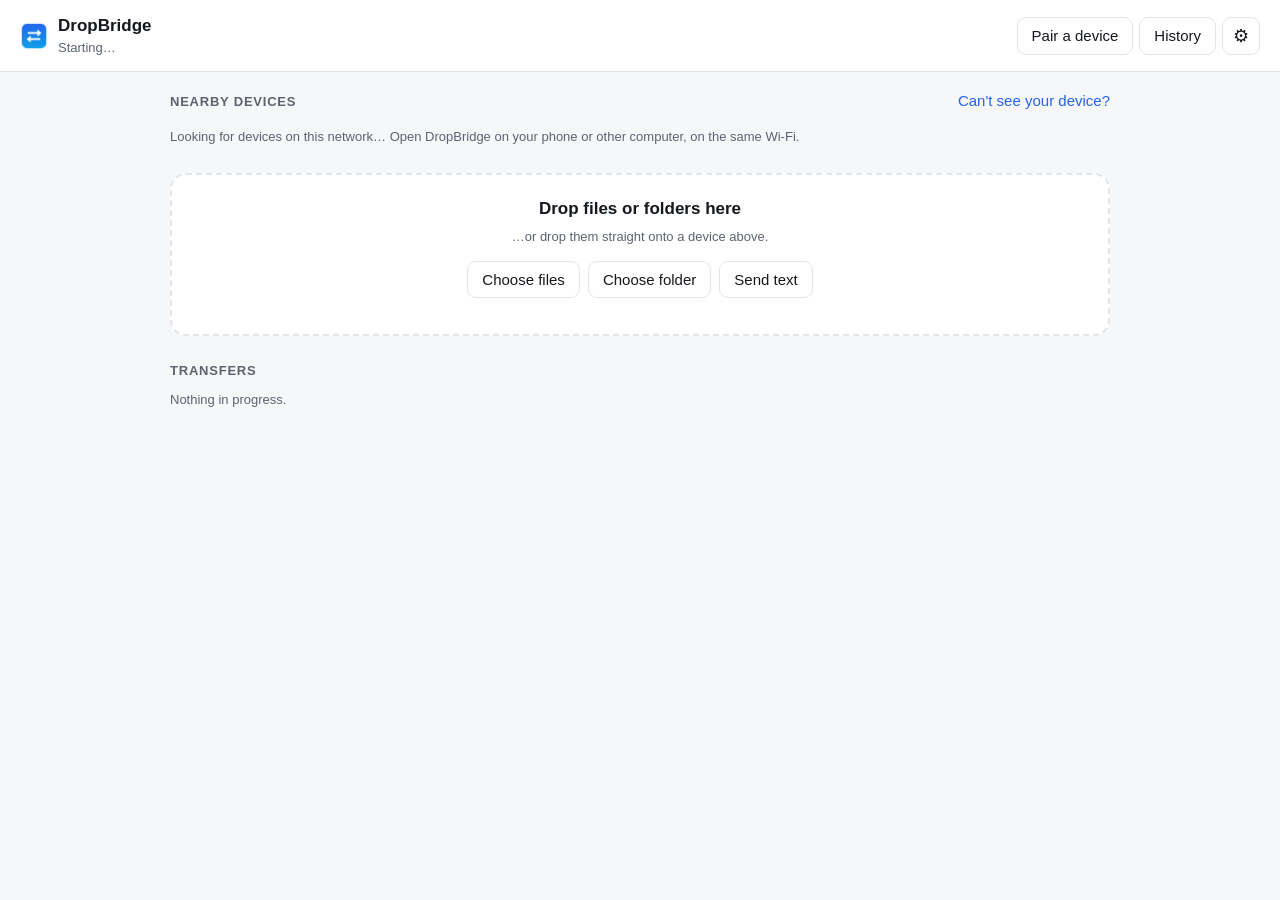
<file: desktop/ui/index.html>
<!doctype html>
<html lang="en">
<head>
  <meta charset="utf-8" />
  <meta name="viewport" content="width=device-width, initial-scale=1" />
  <title>DropBridge</title>
  <link rel="stylesheet" href="style.css" />
</head>
<body>
  <header class="bar">
    <div class="brand">
      <img src="icon.png" alt="" width="28" height="28" />
      <div>
        <h1>DropBridge</h1>
        <p class="sub" id="me" aria-live="polite">Starting…</p>
      </div>
    </div>
    <nav class="actions" aria-label="Main">
      <button class="ghost" id="btn-pair" title="Show my pairing code (P)">Pair a device</button>
      <button class="ghost" id="btn-history" title="History (H)">History</button>
      <button class="ghost icon" id="btn-settings" aria-label="Settings" title="Settings">⚙︎</button>
    </nav>
  </header>

  <main>
    <section aria-labelledby="h-nearby">
      <div class="row">
        <h2 id="h-nearby">Nearby devices</h2>
        <button class="link" id="btn-manual">Can't see your device?</button>
      </div>
      <div id="devices" class="devices" role="list"></div>
      <p id="empty" class="hint">Looking for devices on this network… Open DropBridge on your phone or other computer, on the same Wi-Fi.</p>
    </section>

    <section aria-labelledby="h-send">
      <h2 id="h-send" class="sr-only">Choose what to send</h2>
      <div id="drop" class="drop" tabindex="-1">
        <p class="drop-title">Drop files or folders here</p>
        <p class="hint">…or drop them straight onto a device above.</p>
        <div class="pick">
          <button id="btn-files">Choose files</button>
          <button id="btn-folder">Choose folder</button>
          <button id="btn-text">Send text</button>
        </div>
        <ul id="staged" class="staged" aria-label="Ready to send"></ul>
        <p id="staged-hint" class="hint strong" hidden>Now click a device to send.</p>
      </div>
    </section>

    <section aria-labelledby="h-transfers">
      <h2 id="h-transfers">Transfers</h2>
      <div id="transfers" aria-live="polite"></div>
      <p id="no-transfers" class="hint">Nothing in progress.</p>
    </section>
  </main>

  <dialog id="dlg">
    <form method="dialog" id="dlg-body"></form>
  </dialog>

  <div id="toast" role="status" aria-live="polite"></div>
  <script src="app.js"></script>
</body>
</html>
</file>
<file: desktop/ui/style.css>
:root {
  --bg: #f6f7f9;
  --card: #ffffff;
  --text: #15181d;
  --muted: #5c6370;
  --line: #e2e5ea;
  --accent: #2563eb;
  --accent-ink: #ffffff;
  --ok: #15803d;
  --bad: #b91c1c;
  --warn: #a16207;
  --focus: #93b4ff;
  color-scheme: light;
}
@media (prefers-color-scheme: dark) {
  :root {
    --bg: #111317;
    --card: #1a1d23;
    --text: #eceef2;
    --muted: #a3aab6;
    --line: #2b3039;
    --accent: #5b8cff;
    --accent-ink: #0b0d10;
    --ok: #4ade80;
    --bad: #f87171;
    --warn: #facc15;
    --focus: #3b5bb5;
    color-scheme: dark;
  }
}
* { box-sizing: border-box; }
body {
  margin: 0;
  background: var(--bg);
  color: var(--text);
  font: 15px/1.45 -apple-system, BlinkMacSystemFont, "Segoe UI", Roboto, Ubuntu, sans-serif;
  -webkit-user-select: none;
  user-select: none;
}
h1 { font-size: 17px; margin: 0; }
h2 { font-size: 13px; text-transform: uppercase; letter-spacing: .06em; color: var(--muted); margin: 0 0 10px; }
button {
  font: inherit;
  border: 1px solid var(--line);
  background: var(--card);
  color: var(--text);
  padding: 7px 14px;
  border-radius: 9px;
  cursor: pointer;
}
button:hover { border-color: var(--accent); }
button.primary { background: var(--accent); color: var(--accent-ink); border-color: var(--accent); font-weight: 600; }
button.danger { color: var(--bad); }
button.ghost { background: transparent; }
button.link { border: 0; background: none; color: var(--accent); padding: 0; }
button.icon { font-size: 18px; padding: 4px 10px; }
:focus-visible { outline: 3px solid var(--focus); outline-offset: 2px; }
.sr-only { position: absolute; width: 1px; height: 1px; overflow: hidden; clip: rect(0 0 0 0); }
.bar { display: flex; justify-content: space-between; align-items: center; gap: 12px; padding: 14px 20px; border-bottom: 1px solid var(--line); background: var(--card); position: sticky; top: 0; z-index: 2; flex-wrap: wrap; }
.brand { display: flex; gap: 10px; align-items: center; }
.sub { margin: 0; color: var(--muted); font-size: 13px; }
.actions { display: flex; gap: 6px; }
main { padding: 18px 20px 40px; max-width: 980px; margin: 0 auto; display: grid; gap: 26px; }
.row { display: flex; justify-content: space-between; align-items: baseline; }
.hint { color: var(--muted); font-size: 13px; margin: 6px 0 0; }
.hint.strong { color: var(--accent); font-weight: 600; }
.devices { display: grid; grid-template-columns: repeat(auto-fill, minmax(150px, 1fr)); gap: 12px; }
.device {
  display: flex; flex-direction: column; align-items: center; gap: 6px; padding: 16px 10px;
  border-radius: 14px; border: 1px solid var(--line); background: var(--card); text-align: center; min-height: 128px;
}
.device .av { width: 52px; height: 52px; border-radius: 50%; display: grid; place-items: center; font-size: 24px; background: color-mix(in srgb, var(--accent) 14%, transparent); }
.device .nm { font-weight: 600; word-break: break-word; }
.device .st { font-size: 12px; color: var(--muted); }
.device .st.trusted { color: var(--ok); }
.device.over { border-color: var(--accent); box-shadow: 0 0 0 3px color-mix(in srgb, var(--accent) 35%, transparent); }
.drop { border: 2px dashed var(--line); border-radius: 16px; padding: 22px; text-align: center; background: var(--card); }
.drop.over { border-color: var(--accent); background: color-mix(in srgb, var(--accent) 7%, var(--card)); }
.drop-title { font-size: 17px; font-weight: 600; margin: 0; }
.pick { display: flex; gap: 8px; justify-content: center; margin-top: 14px; flex-wrap: wrap; }
.staged { list-style: none; padding: 0; margin: 14px 0 0; display: flex; flex-wrap: wrap; gap: 6px; justify-content: center; }
.staged li { background: var(--bg); border: 1px solid var(--line); border-radius: 999px; padding: 3px 4px 3px 12px; font-size: 13px; display: flex; align-items: center; gap: 4px; max-width: 100%; }
.staged li span { overflow: hidden; text-overflow: ellipsis; white-space: nowrap; max-width: 260px; }
.staged li button { border: 0; padding: 0 8px; background: none; color: var(--muted); }
.xfer { background: var(--card); border: 1px solid var(--line); border-radius: 14px; padding: 14px 16px; margin-bottom: 10px; }
.xfer .top { display: flex; justify-content: space-between; gap: 10px; align-items: baseline; flex-wrap: wrap; }
.xfer .title { font-weight: 600; }
.xfer .meta { color: var(--muted); font-size: 13px; }
.xfer .err { color: var(--bad); font-size: 13px; margin-top: 6px; white-space: pre-wrap; user-select: text; -webkit-user-select: text; }
.xfer .okmsg { color: var(--ok); font-size: 13px; margin-top: 6px; }
.xfer .btns { display: flex; gap: 6px; margin-top: 10px; flex-wrap: wrap; }
progress { width: 100%; height: 8px; margin-top: 10px; accent-color: var(--accent); }
.code { font: 600 28px/1.2 ui-monospace, Menlo, Consolas, monospace; letter-spacing: .14em; }
dialog { border: 1px solid var(--line); border-radius: 16px; padding: 0; background: var(--card); color: var(--text); width: min(460px, calc(100vw - 32px)); }
dialog::backdrop { background: rgb(0 0 0 / .4); }
dialog form { padding: 22px; display: grid; gap: 12px; }
dialog h3 { margin: 0; font-size: 18px; }
dialog p { margin: 0; }
dialog .btns { display: flex; justify-content: flex-end; gap: 8px; flex-wrap: wrap; margin-top: 6px; }
dialog label { display: grid; gap: 4px; font-size: 13px; color: var(--muted); }
dialog input[type=text], dialog textarea, dialog select { font: inherit; padding: 8px 10px; border-radius: 9px; border: 1px solid var(--line); background: var(--bg); color: var(--text); width: 100%; }
dialog textarea { min-height: 140px; resize: vertical; user-select: text; -webkit-user-select: text; }
.check { display: flex !important; grid-template-columns: none; align-items: center; gap: 8px; color: var(--text) !important; font-size: 14px !important; }
.warnbox { background: color-mix(in srgb, var(--warn) 12%, transparent); border-radius: 10px; padding: 10px 12px; font-size: 13px; }
.qr { background: #fff; border-radius: 12px; padding: 8px; display: grid; place-items: center; }
.qr svg { width: 220px; height: 220px; }
.list { display: grid; gap: 8px; max-height: 50vh; overflow: auto; }
.list .it { border: 1px solid var(--line); border-radius: 10px; padding: 8px 10px; font-size: 13px; }
.list .it b { font-size: 14px; }
.textbox { background: var(--bg); border-radius: 10px; padding: 10px; white-space: pre-wrap; word-break: break-word; max-height: 40vh; overflow: auto; user-select: text; -webkit-user-select: text; }
#toast { position: fixed; bottom: 18px; left: 50%; transform: translateX(-50%); background: var(--text); color: var(--bg); padding: 8px 14px; border-radius: 10px; font-size: 14px; opacity: 0; transition: opacity .2s; pointer-events: none; max-width: calc(100vw - 32px); }
#toast.show { opacity: 1; }
</file>
